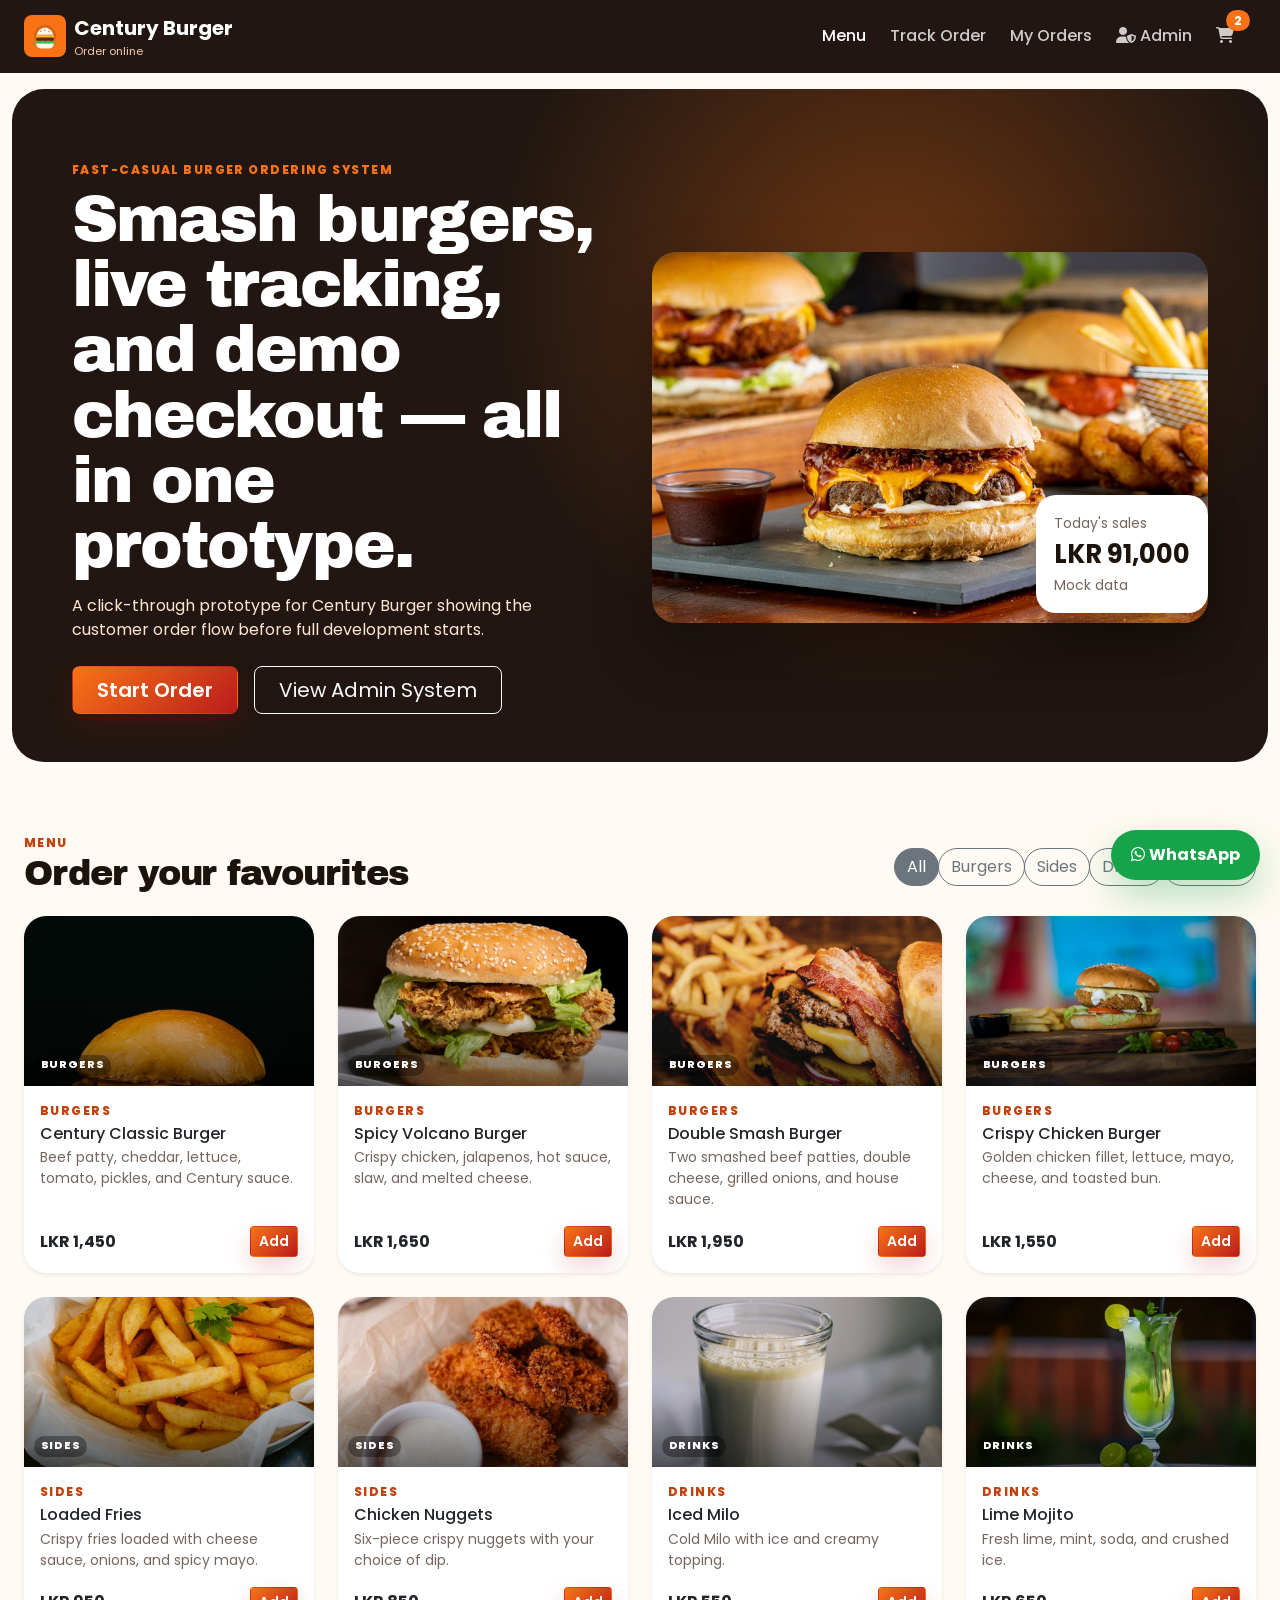
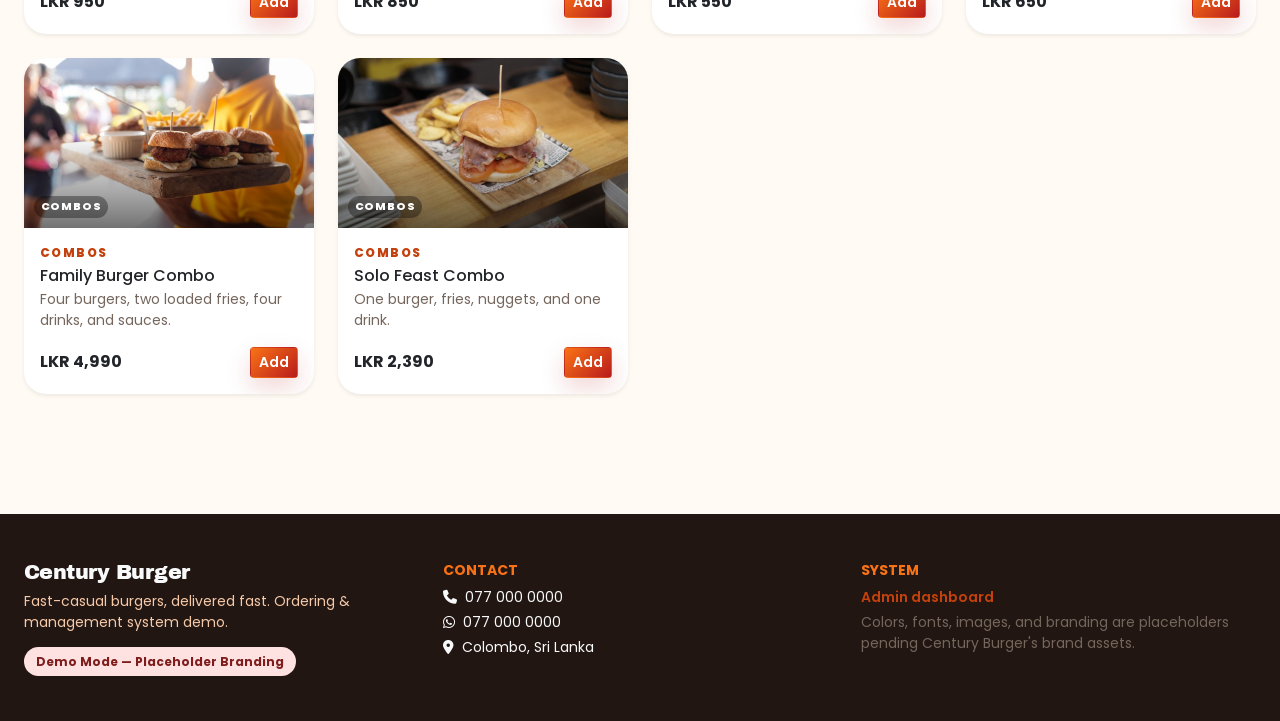
<file: index.html>
<!DOCTYPE html>
<html lang="en">
<head>
  <meta charset="UTF-8">
  <meta name="viewport" content="width=device-width, initial-scale=1.0">
  <title>Century Burger | Order Online</title>
  <link rel="icon" type="image/svg+xml" href="assets/img/favicon.svg">
  <link rel="preconnect" href="https://fonts.googleapis.com">
  <link rel="preconnect" href="https://fonts.gstatic.com" crossorigin>
  <link href="https://fonts.googleapis.com/css2?family=Archivo+Black&family=Poppins:wght@400;500;600;700;800&display=swap" rel="stylesheet">
  <link rel="stylesheet" href="https://cdn.jsdelivr.net/npm/bootstrap@5.3.3/dist/css/bootstrap.min.css">
  <link rel="stylesheet" href="https://cdnjs.cloudflare.com/ajax/libs/font-awesome/6.5.2/css/all.min.css">
  <link rel="stylesheet" href="assets/css/style.css?v=20260713-3">
</head>
<body>

  <!-- Top navigation -->
  <nav class="navbar navbar-expand-md navbar-dark cb-navbar sticky-top">
    <div class="container-fluid px-3 px-lg-4">
      <a class="navbar-brand d-flex align-items-center gap-2" href="#home" data-route="home">
        <span class="d-inline-flex align-items-center justify-content-center rounded-3" style="width:42px;height:42px;background:var(--cb-orange)">
          <img src="assets/img/century-burger-logo.svg" alt="Century Burger demo logo" width="30" height="30">
        </span>
        <span>
          <strong class="d-block">Century Burger</strong>
          <small>Order online</small>
        </span>
      </a>
      <button class="navbar-toggler" type="button" data-bs-toggle="collapse" data-bs-target="#navMain">
        <span class="navbar-toggler-icon"></span>
      </button>
      <div class="collapse navbar-collapse" id="navMain">
        <ul class="navbar-nav ms-auto align-items-lg-center gap-lg-2">
          <li class="nav-item"><a class="nav-link active" href="#home" data-route="home">Menu</a></li>
          <li class="nav-item"><a class="nav-link" href="#tracking" data-route="tracking">Track Order</a></li>
          <li class="nav-item"><a class="nav-link" href="#history" data-route="history">My Orders</a></li>
          <li class="nav-item"><a class="nav-link" href="admin/index.html"><i class="fa-solid fa-user-shield me-1"></i>Admin</a></li>
          <li class="nav-item">
            <a class="nav-link cart-fab" href="#checkout" data-route="checkout">
              <i class="fa-solid fa-cart-shopping me-1"></i><span class="d-lg-none">Cart</span>
              <span class="badge rounded-pill bg-primary" id="cartCount">0</span>
            </a>
          </li>
        </ul>
      </div>
    </div>
  </nav>

  <main class="container-fluid px-3 px-lg-4" style="max-width:1280px;">

    <!-- Home / Menu -->
    <section id="home" class="screen active py-4">
      <div class="hero-panel row align-items-center g-4 mb-5">
        <div class="col-lg-6">
          <p class="hero-eyebrow mb-2">Fast-casual burger ordering system</p>
          <h1 class="display-font mb-3">Smash burgers, live tracking, and demo checkout — all in one prototype.</h1>
          <p class="mb-4" style="color:#ffe7d2;max-width:520px;">A click-through prototype for Century Burger showing the customer order flow before full development starts.</p>
          <div class="d-flex flex-wrap gap-3">
            <a href="#checkout" data-route="checkout" class="btn btn-primary btn-lg px-4">Start Order</a>
            <a href="admin/index.html" class="btn btn-outline-light btn-lg px-4">View Admin System</a>
          </div>
        </div>
        <div class="col-lg-6">
          <div class="hero-visual">
            <img src="assets/img/hero-burger.jpg" alt="Century Burger signature burgers" class="hero-photo">
            <div class="hero-sales-card">
              <span class="text-muted-cb small">Today's sales</span>
              <strong>LKR 91,000</strong>
              <span class="text-muted-cb small">Mock data</span>
            </div>
          </div>
        </div>
      </div>

      <div class="d-flex flex-wrap justify-content-between align-items-center mb-3 gap-3">
        <div>
          <p class="hero-eyebrow mb-1" style="color:var(--cb-orange-dark)">Menu</p>
          <h2 class="display-font" style="font-size:2.2rem;">Order your favourites</h2>
        </div>
        <div class="btn-group flex-wrap" role="group" id="categoryTabs">
          <button class="btn btn-outline-secondary category-pill active" data-category="All">All</button>
          <button class="btn btn-outline-secondary category-pill" data-category="Burgers">Burgers</button>
          <button class="btn btn-outline-secondary category-pill" data-category="Sides">Sides</button>
          <button class="btn btn-outline-secondary category-pill" data-category="Drinks">Drinks</button>
          <button class="btn btn-outline-secondary category-pill" data-category="Combos">Combos</button>
        </div>
      </div>
      <div id="menuGrid" class="row row-cols-1 row-cols-sm-2 row-cols-lg-4 g-4 mb-5"></div>
    </section>

    <!-- Checkout -->
    <section id="checkout" class="screen py-4">
      <div class="mb-4">
        <p class="hero-eyebrow mb-1" style="color:var(--cb-orange-dark)">Cart + Mock Payment</p>
        <h2 class="display-font" style="font-size:2.2rem;">Checkout</h2>
      </div>
      <div class="row g-4">
        <div class="col-lg-7">
          <div class="card border-0 shadow-sm rounded-4 p-3 p-lg-4">
            <h5 class="mb-3">Your Cart</h5>
            <div id="cartItems" class="list-group list-group-flush"></div>
          </div>
        </div>
        <div class="col-lg-5">
          <div class="card border-0 shadow-sm rounded-4 p-3 p-lg-4 summary-panel">
            <h5 class="mb-3">Order Details</h5>
            <div class="btn-group w-100 mb-3" role="group">
              <input type="radio" class="btn-check" name="fulfillment" id="fulfillDelivery" value="Delivery" checked>
              <label class="btn btn-outline-secondary" for="fulfillDelivery"><i class="fa-solid fa-motorcycle me-1"></i>Delivery</label>
              <input type="radio" class="btn-check" name="fulfillment" id="fulfillPickup" value="Pickup">
              <label class="btn btn-outline-secondary" for="fulfillPickup"><i class="fa-solid fa-store me-1"></i>Pickup</label>
            </div>
            <label class="form-label fw-semibold small">Delivery Address</label>
            <input class="form-control mb-3" value="No. 24, Main Street, Colombo">
            <label class="form-label fw-semibold small">Payment Method</label>
            <select id="paymentMethod" class="form-select mb-3">
              <option>Demo card payment</option>
              <option>Cash on delivery</option>
            </select>

            <div class="payment-box p-3 mb-3" id="cardBox">
              <p class="small mb-2"><strong>Demo card.</strong> Use this to show the client the payment flow — no real payment happens.</p>
              <div class="row g-2">
                <div class="col-7"><label class="small fw-semibold">Card number</label><input id="cardNumber" class="form-control form-control-sm" value="4242 4242 4242 4242"></div>
                <div class="col-5"><label class="small fw-semibold">Name</label><input id="cardName" class="form-control form-control-sm" value="Century Demo"></div>
                <div class="col-6"><label class="small fw-semibold">Expiry</label><input id="cardExpiry" class="form-control form-control-sm" value="12/30"></div>
                <div class="col-6"><label class="small fw-semibold">CVC</label><input id="cardCvc" class="form-control form-control-sm" value="123"></div>
              </div>
              <div class="d-flex flex-wrap gap-2 mt-3">
                <button type="button" class="btn btn-sm btn-outline-success" id="useDemoCard">Use Success Card</button>
                <button type="button" class="btn btn-sm btn-outline-danger" id="useFailCard">Use Failed Card</button>
              </div>
              <p id="paymentResult" class="payment-result rounded-3 p-2 mt-3 mb-0 bg-white">Ready to process demo payment.</p>
            </div>

            <div class="d-flex justify-content-between small py-2 border-bottom"><span>Subtotal</span><b id="subtotal">LKR 0</b></div>
            <div class="d-flex justify-content-between small py-2 border-bottom"><span>Delivery</span><b id="deliveryFee">LKR 0</b></div>
            <div class="d-flex justify-content-between fs-4 fw-bold py-3"><span>Total</span><b id="grandTotal">LKR 0</b></div>
            <button id="placeOrder" class="btn btn-primary btn-lg w-100">Pay Demo Card &amp; Place Order</button>
          </div>
        </div>
      </div>
    </section>

    <!-- Order confirmation / tracking -->
    <section id="tracking" class="screen py-4">
      <div class="card border-0 shadow-sm rounded-4 p-4 p-lg-5 mx-auto" style="max-width:760px;">
        <p class="hero-eyebrow mb-1" style="color:var(--cb-orange-dark)">Order Confirmation + Live Tracking</p>
        <h2 class="display-font mb-2" style="font-size:2rem;">Order CB-1050 Confirmed</h2>
        <p class="text-muted-cb">Your demo payment is marked as approved and the order is being prepared. This is a mock timeline using sample status data.</p>
        <div class="row g-2 bg-cream rounded-4 p-3 my-3 text-center">
          <div class="col-6 col-md-3"><span class="small text-muted-cb d-block">Payment Status</span><strong>Paid by Demo Card</strong></div>
          <div class="col-6 col-md-3"><span class="small text-muted-cb d-block">Total</span><strong>LKR 2,750</strong></div>
          <div class="col-6 col-md-3"><span class="small text-muted-cb d-block">Order Type</span><strong>Delivery</strong></div>
          <div class="col-6 col-md-3"><span class="small text-muted-cb d-block">Order No.</span><strong>CB-1050</strong></div>
        </div>
        <div class="stepper my-4">
          <div class="step done"><i class="fa-solid fa-check-circle d-block mb-1"></i>Received</div>
          <div class="step done"><i class="fa-solid fa-check-circle d-block mb-1"></i>Preparing</div>
          <div class="step active-step"><i class="fa-solid fa-motorcycle d-block mb-1"></i>Out for Delivery</div>
          <div class="step"><i class="fa-regular fa-circle d-block mb-1"></i>Delivered</div>
        </div>
        <div class="d-flex align-items-center gap-3 bg-white border rounded-4 p-3">
          <div class="avatar-circle">KR</div>
          <div class="flex-grow-1">
            <strong class="d-block">Kasun Rodrigo</strong>
            <span class="small text-muted-cb">Rider assigned · 12 minutes away</span>
          </div>
          <button class="btn btn-outline-secondary btn-sm"><i class="fa-solid fa-phone me-1"></i>Call</button>
        </div>
      </div>
    </section>

    <!-- Order history -->
    <section id="history" class="screen py-4">
      <div class="mb-4">
        <p class="hero-eyebrow mb-1" style="color:var(--cb-orange-dark)">Customer Account Concept</p>
        <h2 class="display-font" style="font-size:2.2rem;">Order History</h2>
      </div>
      <div class="row row-cols-1 row-cols-md-3 g-4">
        <div class="col"><div class="card border-0 shadow-sm rounded-4 p-3 h-100 d-flex flex-column">
          <strong>CB-1039</strong><span class="text-muted-cb small mb-2">Double Smash Burger, Loaded Fries</span>
          <b class="fs-5 mb-3">LKR 2,900</b><button class="btn btn-outline-secondary btn-sm mt-auto">Order Again</button>
        </div></div>
        <div class="col"><div class="card border-0 shadow-sm rounded-4 p-3 h-100 d-flex flex-column">
          <strong>CB-1018</strong><span class="text-muted-cb small mb-2">Family Burger Combo</span>
          <b class="fs-5 mb-3">LKR 4,990</b><button class="btn btn-outline-secondary btn-sm mt-auto">Order Again</button>
        </div></div>
        <div class="col"><div class="card border-0 shadow-sm rounded-4 p-3 h-100 d-flex flex-column">
          <strong>CB-1002</strong><span class="text-muted-cb small mb-2">Spicy Volcano Burger, Lime Mojito</span>
          <b class="fs-5 mb-3">LKR 2,300</b><button class="btn btn-outline-secondary btn-sm mt-auto">Order Again</button>
        </div></div>
      </div>
    </section>

  </main>

  <footer class="bg-charcoal text-light mt-5 py-5">
    <div class="container-fluid px-3 px-lg-4" style="max-width:1280px;">
      <div class="row g-4">
        <div class="col-md-4">
          <h5 class="display-font mb-2" style="font-size:1.3rem;">Century Burger</h5>
          <p class="small" style="color:#f6c9a9;">Fast-casual burgers, delivered fast. Ordering &amp; management system demo.</p>
          <span class="demo-badge">Demo Mode — Placeholder Branding</span>
        </div>
        <div class="col-md-4">
          <h6 class="text-uppercase small fw-bold" style="color:var(--cb-orange);">Contact</h6>
          <p class="small mb-1"><i class="fa-solid fa-phone me-2"></i>077 000 0000</p>
          <p class="small mb-1"><i class="fa-brands fa-whatsapp me-2"></i>077 000 0000</p>
          <p class="small mb-1"><i class="fa-solid fa-location-dot me-2"></i>Colombo, Sri Lanka</p>
        </div>
        <div class="col-md-4">
          <h6 class="text-uppercase small fw-bold" style="color:var(--cb-orange);">System</h6>
          <p class="small mb-1"><a class="link-brand" href="admin/index.html">Admin dashboard</a></p>
          <p class="small mb-0 text-muted-cb">Colors, fonts, images, and branding are placeholders pending Century Burger's brand assets.</p>
        </div>
      </div>
    </div>
  </footer>

  <a class="whatsapp-float" href="https://wa.me/94770000000" target="_blank" rel="noreferrer"><i class="fa-brands fa-whatsapp me-1"></i>WhatsApp</a>

  <!-- Item detail modal -->
  <div class="modal fade" id="itemModal" tabindex="-1">
    <div class="modal-dialog modal-lg modal-dialog-centered">
      <div class="modal-content rounded-4 border-0">
        <div class="modal-header border-0 pb-0">
          <p class="hero-eyebrow mb-0" style="color:var(--cb-orange-dark)">Item Detail + Customization</p>
          <button type="button" class="btn-close" data-bs-dismiss="modal"></button>
        </div>
        <div class="modal-body">
          <div class="row g-4">
            <div class="col-md-5">
              <div id="itemArt" class="item-modal-art"><span>Preview</span></div>
            </div>
            <div class="col-md-7">
              <h3 id="itemTitle">Century Classic Burger</h3>
              <p id="itemDesc" class="text-muted-cb">Burger description</p>
              <h4 id="itemPrice" class="text-primary mb-3">LKR 0</h4>
              <label class="fw-semibold small d-block mb-2">Size</label>
              <div class="btn-group mb-3">
                <input type="radio" class="btn-check" name="size" id="sizeRegular" checked>
                <label class="btn btn-outline-secondary btn-sm" for="sizeRegular">Regular</label>
                <input type="radio" class="btn-check" name="size" id="sizeLarge">
                <label class="btn btn-outline-secondary btn-sm" for="sizeLarge">Large + LKR 350</label>
              </div>
              <label class="fw-semibold small d-block mb-2">Add-ons</label>
              <div class="d-flex flex-wrap gap-2 mb-3">
                <input type="checkbox" class="btn-check" id="addonCheese">
                <label class="btn btn-outline-secondary btn-sm" for="addonCheese">Extra Cheese</label>
                <input type="checkbox" class="btn-check" id="addonBacon">
                <label class="btn btn-outline-secondary btn-sm" for="addonBacon">Bacon</label>
                <input type="checkbox" class="btn-check" id="addonSauce">
                <label class="btn btn-outline-secondary btn-sm" for="addonSauce">Spicy Sauce</label>
              </div>
              <label class="fw-semibold small d-block mb-2">Quantity</label>
              <div class="d-flex align-items-center gap-2 mb-4">
                <button class="btn btn-dark btn-sm rounded-circle" style="width:34px;height:34px;">-</button>
                <b>1</b>
                <button class="btn btn-dark btn-sm rounded-circle" style="width:34px;height:34px;">+</button>
              </div>
              <button id="itemAddBtn" class="btn btn-primary w-100">Add to Cart</button>
            </div>
          </div>
        </div>
      </div>
    </div>
  </div>

  <script src="https://cdn.jsdelivr.net/npm/bootstrap@5.3.3/dist/js/bootstrap.bundle.min.js"></script>
  <script src="assets/js/data.js?v=20260713-3"></script>
  <script src="assets/js/main.js?v=20260713-3"></script>
</body>
</html>
</file>
<file: assets/css/style.css>
/* ==========================================================================
   Century Burger — demo theme layer (loaded after Bootstrap 5 + Font Awesome)
   Colors/fonts are placeholders pending Century Burger brand approval.
   ========================================================================== */

:root {
  --cb-ink: #1c130d;
  --cb-charcoal: #211611;
  --cb-charcoal-soft: #2b1d16;
  --cb-cream: #fff7ed;
  --cb-paper: #fffaf3;
  --cb-orange: #f97316;
  --cb-orange-dark: #c2410c;
  --cb-red: #b91c1c;
  --cb-line: #f1d9c5;
  --cb-green: #16a34a;
  --cb-blue: #2563eb;
  --cb-muted: #75665d;
  --cb-sidebar-w: 264px;
}

body {
  font-family: 'Poppins', system-ui, sans-serif;
  color: var(--cb-ink);
  background: var(--cb-paper);
}

.display-font {
  font-family: 'Archivo Black', Impact, sans-serif;
  letter-spacing: -0.03em;
  line-height: 1.02;
}

.text-muted-cb { color: var(--cb-muted) !important; }
.bg-cream { background: var(--cb-cream) !important; }
.bg-charcoal { background: var(--cb-charcoal) !important; }

/* ---- Bootstrap color re-theme (brand accent = burger orange) ---- */
.btn-primary {
  background: linear-gradient(135deg, var(--cb-orange), var(--cb-red));
  border-color: transparent;
  font-weight: 600;
  box-shadow: 0 10px 24px rgba(185, 28, 28, .18);
}
.btn-primary:hover, .btn-primary:focus, .btn-primary:active {
  background: linear-gradient(135deg, var(--cb-orange-dark), var(--cb-red));
  border-color: transparent;
}
.btn-outline-primary {
  color: var(--cb-orange-dark);
  border-color: var(--cb-orange);
}
.btn-outline-primary:hover {
  background: var(--cb-orange);
  border-color: var(--cb-orange);
}
.btn-dark { background: var(--cb-ink); border-color: var(--cb-ink); }
.text-primary { color: var(--cb-orange-dark) !important; }
.bg-primary { background: var(--cb-orange) !important; }
.border-primary { border-color: var(--cb-orange) !important; }
.badge.bg-primary { background: var(--cb-orange) !important; }
.nav-pills .nav-link.active, .nav-pills .show > .nav-link {
  background: var(--cb-ink);
}
.form-check-input:checked {
  background-color: var(--cb-orange);
  border-color: var(--cb-orange);
}
.form-control:focus, .form-select:focus {
  border-color: var(--cb-orange);
  box-shadow: 0 0 0 .2rem rgba(249, 115, 22, .18);
}
.btn-check:checked + .btn-outline-secondary,
.btn-check:checked + .btn-outline-primary {
  background: var(--cb-ink);
  border-color: var(--cb-ink);
  color: #fff;
}
.list-group-item.active {
  background: var(--cb-ink);
  border-color: var(--cb-ink);
}
.progress-bar { background-color: var(--cb-orange); }
.link-brand { color: var(--cb-orange-dark); text-decoration: none; font-weight: 600; }
.link-brand:hover { color: var(--cb-red); }

/* ---- Shared shell bits ---- */
.demo-badge {
  background: #fee2e2;
  color: #7f1d1d;
  font-weight: 700;
  font-size: .75rem;
  border-radius: 999px;
  padding: .35rem .75rem;
  white-space: nowrap;
}

.whatsapp-float {
  position: fixed;
  right: 20px;
  bottom: 20px;
  z-index: 1030;
  background: #16a34a;
  color: #fff;
  border-radius: 999px;
  padding: 13px 20px;
  font-weight: 700;
  text-decoration: none;
  box-shadow: 0 16px 36px rgba(22, 163, 74, .3);
}
.whatsapp-float:hover { color: #fff; background: #15803d; }

/* ==========================================================================
   Customer storefront
   ========================================================================== */

.screen { display: none; }
.screen.active { display: block; }
#home.py-4 {
  padding-top: 2.5rem !important;
  padding-bottom: 1.5rem !important;
}

.cb-navbar {
  background: var(--cb-charcoal) !important;
}
.cb-navbar .navbar-brand small {
  display: block;
  color: #f6c9a9;
  font-size: .7rem;
  font-weight: 400;
}
.cb-navbar .nav-link {
  color: rgba(255, 255, 255, .78) !important;
  font-weight: 500;
}
.cb-navbar .nav-link.active, .cb-navbar .nav-link:hover {
  color: #fff !important;
}
.cart-fab {
  position: relative;
  margin-right: 10px;
}
.cart-fab .badge {
  position: absolute;
  top: -6px;
  right: -4px;
}

.hero-panel {
  background: radial-gradient(circle at 70% 30%, rgba(249, 115, 22, .35), transparent 40%), var(--cb-charcoal);
  border-radius: 32px;
  color: #fff;
  padding: 3rem;
  margin-bottom: 4.5rem !important;
}
.hero-eyebrow {
  text-transform: uppercase;
  letter-spacing: .12em;
  font-size: .75rem;
  font-weight: 800;
  color: var(--cb-orange);
}
.hero-panel h1 { font-size: clamp(2.2rem, 5vw, 4rem); }
.hero-visual {
  position: relative;
  min-height: 320px;
  display: grid;
  place-items: center;
}
.hero-photo {
  width: 100%;
  height: 100%;
  min-height: 320px;
  max-height: 420px;
  object-fit: cover;
  border-radius: 24px;
  box-shadow: 0 30px 60px rgba(0, 0, 0, .35);
}
.hero-sales-card {
  position: absolute;
  right: 0;
  bottom: 10px;
  background: #fff;
  color: var(--cb-ink);
  border-radius: 20px;
  padding: 16px 18px;
  box-shadow: 0 20px 45px rgba(0, 0, 0, .18);
}
.hero-sales-card strong { display: block; font-size: 1.6rem; }

.category-pill {
  border-radius: 999px !important;
}

.food-card {
  border: 1px solid var(--cb-line);
  border-radius: 22px;
  overflow: hidden;
  transition: transform .15s ease, box-shadow .15s ease;
}
.food-card:hover {
  transform: translateY(-4px);
  box-shadow: 0 20px 34px rgba(124, 45, 18, .12);
}
.food-art {
  position: relative;
  height: 170px;
  overflow: hidden;
  background: var(--card-color, #c2410c);
  border: 0;
  width: 100%;
  padding: 0;
  display: block;
}
.food-art img {
  width: 100%;
  height: 100%;
  object-fit: cover;
  display: block;
  transition: transform .25s ease;
}
.food-card:hover .food-art img { transform: scale(1.06); }
.food-art::after {
  content: '';
  position: absolute;
  inset: 0;
  background: linear-gradient(to top, rgba(0, 0, 0, .55), transparent 55%);
}
.food-art .art-tag {
  position: absolute;
  left: 10px;
  bottom: 10px;
  z-index: 1;
  color: #fff;
  font-weight: 800;
  text-transform: uppercase;
  font-size: .68rem;
  letter-spacing: .08em;
  background: rgba(0, 0, 0, .35);
  padding: .25em .6em;
  border-radius: 999px;
}
.item-modal-art {
  position: relative;
  height: 280px;
  border-radius: 18px;
  overflow: hidden;
  background: var(--card-color, #c2410c);
}
.item-modal-art img {
  width: 100%;
  height: 100%;
  object-fit: cover;
  display: block;
}
.item-modal-art::after {
  content: '';
  position: absolute;
  inset: 0;
  background: linear-gradient(to top, rgba(0, 0, 0, .5), transparent 50%);
}
.item-modal-art .art-tag {
  position: absolute;
  left: 14px;
  bottom: 14px;
  z-index: 1;
  color: #fff;
  font-weight: 800;
  text-transform: uppercase;
  font-size: .75rem;
  letter-spacing: .08em;
  background: rgba(0, 0, 0, .35);
  padding: .3em .7em;
  border-radius: 999px;
}

.summary-panel { position: sticky; top: 92px; }
.payment-box {
  border: 1px dashed var(--cb-orange);
  border-radius: 18px;
  background: var(--cb-cream);
}
.payment-result { font-weight: 600; font-size: .85rem; }
.payment-result.success { background: #dcfce7; color: #166534; }
.payment-result.fail { background: #fee2e2; color: #991b1b; }
.payment-result.processing { background: #dbeafe; color: #1d4ed8; }

.stepper { display: grid; grid-template-columns: repeat(4, 1fr); gap: 10px; }
.stepper .step {
  min-width: 0;
  padding: 16px 10px;
  border-radius: 14px;
  background: #f8e5d2;
  text-align: center;
  font-weight: 700;
  font-size: .85rem;
}
@media (max-width: 575.98px) {
  .stepper { grid-template-columns: repeat(2, 1fr); }
  .stepper .step { font-size: .78rem; padding: 14px 8px; }
}
.stepper .step.done { background: #dcfce7; color: #166534; }
.stepper .step.active-step { background: var(--cb-orange); color: #fff; }
.avatar-circle {
  width: 52px; height: 52px; border-radius: 50%;
  display: grid; place-items: center;
  background: var(--cb-ink); color: #fff; font-weight: 800;
}
.status-badge { font-weight: 700; font-size: .72rem; padding: .4em .7em; }

/* ==========================================================================
   Admin dashboard shell
   ========================================================================== */

.cb-app { display: flex; min-height: 100vh; }

.cb-sidebar {
  width: var(--cb-sidebar-w);
  background-color: var(--cb-charcoal) !important;
  color: rgba(255, 255, 255, .82);
  border-right: 0 !important;
}
.cb-sidebar .sidebar-brand {
  color: #fff;
  text-decoration: none;
}
.cb-sidebar .sidebar-brand small { color: #f6c9a9; }
.cb-sidebar .nav-link {
  color: rgba(255, 255, 255, .68);
  border-radius: 12px;
  padding: .6rem .9rem;
  font-weight: 500;
  font-size: .92rem;
}
.cb-sidebar .nav-link i { width: 20px; text-align: center; }
.cb-sidebar .nav-link:hover { color: #fff; background: rgba(255, 255, 255, .06); }
.cb-sidebar .nav-link.active {
  color: #fff;
  background: var(--cb-orange);
}
.cb-sidebar .nav-section-label {
  color: rgba(255, 255, 255, .38);
  font-size: .68rem;
  letter-spacing: .1em;
  text-transform: uppercase;
  font-weight: 700;
}

.cb-main { flex: 1; min-width: 0; }

.cb-topbar {
  background: #fff;
  border-bottom: 1px solid var(--cb-line);
  padding: .85rem 1.25rem;
}
.cb-topbar .page-title { font-weight: 700; margin: 0; }
.cb-search {
  max-width: 280px;
}
.icon-btn {
  width: 40px; height: 40px;
  display: grid; place-items: center;
  border-radius: 50%;
  border: 1px solid var(--cb-line);
  background: #fff;
  color: var(--cb-ink);
  position: relative;
}
.icon-btn .dot {
  position: absolute; top: 6px; right: 8px;
  width: 8px; height: 8px; border-radius: 50%;
  background: var(--cb-red);
}

.admin-view { display: none; }
.admin-view.active { display: block; }

.stat-card {
  border: 1px solid var(--cb-line);
  border-radius: 20px;
}
.stat-card .stat-icon {
  width: 46px; height: 46px;
  border-radius: 14px;
  display: grid; place-items: center;
  font-size: 1.1rem;
}
.stat-card .stat-value { font-size: 1.7rem; font-weight: 800; }

.low-row td { background: #fff1f2 !important; }

.stock-bar { height: 8px; border-radius: 999px; background: var(--cb-line); overflow: hidden; }
.stock-bar > span { display: block; height: 100%; background: var(--cb-orange); }
.stock-bar.low > span { background: var(--cb-red); }

.phone-frame {
  max-width: 380px;
  margin: 0 auto;
  background: var(--cb-charcoal);
  border-radius: 40px;
  padding: 26px;
  color: #fff;
  box-shadow: 0 22px 60px rgba(0, 0, 0, .25);
}
.phone-frame .card { background: var(--cb-paper); color: var(--cb-ink); }

.invoice-preview { max-width: 640px; margin: 0 auto; }
.invoice-preview table th { background: var(--cb-charcoal); color: #fff; }

@media (max-width: 991.98px) {
  .cb-sidebar { position: fixed; z-index: 1045; height: 100%; }
}

/* ==========================================================================
   Admin v2 — inventory-first, plain-language back office
   ========================================================================== */

.text-warning-cb { color: #b45309; }
.text-danger-cb { color: var(--cb-red); }

.nav-count {
  margin-left: auto;
  background: rgba(255, 255, 255, .14);
  border-radius: 999px;
  font-size: .7rem;
  font-weight: 700;
  min-width: 20px;
  text-align: center;
  padding: .1em .45em;
}
.nav-count:empty { display: none; }
.nav-count.warn { background: var(--cb-red); color: #fff; }
.cb-sidebar .nav-link { display: flex; align-items: center; }

.help-strip {
  display: flex;
  gap: 12px;
  align-items: flex-start;
  background: #fffbeb;
  border: 1px solid #fde68a;
  color: #78350f;
  border-radius: 16px;
  padding: 12px 16px;
  font-size: .88rem;
}
.help-strip i { margin-top: 3px; color: #d97706; }

/* Stock alert pills on the dashboard */
.stock-pill {
  display: inline-block;
  font-size: .75rem;
  font-weight: 600;
  border-radius: 999px;
  padding: .25em .7em;
  background: #fff;
}
.stock-pill.low { color: #92400e; border: 1px solid #fcd34d; }
.stock-pill.out { color: #991b1b; border: 1px solid #fca5a5; }

/* Inventory stat tones */
.inv-stat { border-left: 4px solid transparent; }
.inv-stat.good { border-left-color: var(--cb-green); }
.inv-stat.warn { border-left-color: #d97706; }
.inv-stat.bad { border-left-color: var(--cb-red); }

/* Stock level bars */
.stock-bar.out > span { background: var(--cb-red); }
.inv-table td { vertical-align: middle; }

/* ---- The "see how stock goes down" simulator ---- */
.sim-card {
  border: 1px solid var(--cb-line) !important;
  background:
    radial-gradient(circle at 100% 0%, rgba(249, 115, 22, .08), transparent 45%),
    #fff;
}
.sim-chip {
  background: var(--cb-orange);
  color: #fff;
  font-size: .68rem;
  font-weight: 800;
  text-transform: uppercase;
  letter-spacing: .08em;
  border-radius: 999px;
  padding: .3em .8em;
}
.sim-row {
  border: 1px solid var(--cb-line);
  border-radius: 14px;
  padding: 10px 14px;
  margin-bottom: 8px;
  background: var(--cb-paper);
}
.sim-row.short {
  border-color: #fca5a5;
  background: #fff1f2;
}
.sim-row-top {
  display: flex;
  justify-content: space-between;
  align-items: baseline;
  gap: 10px;
}
.sim-math {
  font-size: .85rem;
  color: var(--cb-muted);
  margin: 2px 0 8px;
}
.sim-math b { color: var(--cb-ink); }
.sim-math b.text-danger { color: var(--cb-red) !important; }
.sim-math b.text-success { color: #166534 !important; }
.sim-sep { margin: 0 6px; }
.sim-bar {
  display: flex;
  height: 10px;
  border-radius: 999px;
  overflow: hidden;
  background: var(--cb-line);
}
.sim-bar .left { background: var(--cb-green); transition: width .25s ease; }
.sim-bar .left.short { background: var(--cb-red); }
.sim-bar .used {
  background: repeating-linear-gradient(45deg, #fdba74, #fdba74 5px, #fb923c 5px, #fb923c 10px);
  transition: width .25s ease;
}

/* ---- Recipe list ---- */
.recipe-line {
  display: flex;
  align-items: center;
  gap: 10px;
  padding: 9px 4px;
  border-bottom: 1px dashed var(--cb-line);
  font-size: .9rem;
}
.recipe-line:last-child { border-bottom: 0; }
.recipe-dot {
  width: 10px; height: 10px;
  border-radius: 50%;
  flex-shrink: 0;
}
.recipe-dot.ok { background: var(--cb-green); }
.recipe-dot.low { background: #d97706; }
.recipe-dot.out { background: var(--cb-red); }

/* ---- Stock activity feed ---- */
.activity-feed { max-height: 340px; overflow-y: auto; }
.activity-line {
  display: flex;
  gap: 12px;
  padding: 8px 0;
  border-bottom: 1px dashed var(--cb-line);
}
.activity-line:last-child { border-bottom: 0; }
.activity-icon {
  width: 30px; height: 30px;
  border-radius: 50%;
  background: var(--cb-cream);
  display: grid;
  place-items: center;
  font-size: .75rem;
  flex-shrink: 0;
}
.activity-time { font-size: .7rem; color: var(--cb-muted); }

/* ---- Inventory tabs: What can we make? / Ingredients / Try a sale ---- */
.inv-tabs {
  display: flex;
  gap: 8px;
  flex-wrap: wrap;
}
.inv-tab {
  border: 1px solid var(--cb-line);
  background: #fff;
  border-radius: 999px;
  padding: 10px 20px;
  font-weight: 700;
  font-size: .92rem;
  min-height: 48px;
  color: var(--cb-ink);
  -webkit-tap-highlight-color: transparent;
}
.inv-tab.active {
  background: var(--cb-ink);
  border-color: var(--cb-ink);
  color: #fff;
}
.inv-pane { display: none; }
.inv-pane.active { display: block; }

/* "We can still make N" line on food tiles */
.make-line {
  display: flex;
  align-items: baseline;
  gap: 7px;
  margin-top: 4px;
}
.make-num {
  font-size: 1.7rem;
  font-weight: 800;
  line-height: 1;
}
.make-line.ok .make-num { color: #166534; }
.make-line.low .make-num { color: #b45309; }
.make-line.out .make-num { color: var(--cb-red); }
.make-cap {
  font-size: .72rem;
  font-weight: 600;
  color: var(--cb-muted);
  line-height: 1.15;
}
.make-tile.soldout { opacity: .8; filter: grayscale(.7); }

/* Rows in the "why" popup */
.make-modal-img {
  width: 58px; height: 58px;
  object-fit: cover;
  border-radius: 14px;
}
.make-row {
  display: flex;
  align-items: center;
  gap: 12px;
  padding: 12px 14px;
  border: 1px solid var(--cb-line);
  border-radius: 14px;
  margin-bottom: 8px;
  background: var(--cb-paper);
}
.make-row.limit {
  border-color: #fcd34d;
  background: #fffbeb;
}
.make-row .btn { min-height: 44px; }
.make-tag {
  font-size: .66rem;
  font-weight: 800;
  text-transform: uppercase;
  letter-spacing: .05em;
  border-radius: 999px;
  padding: .25em .7em;
  background: #fde68a;
  color: #78350f;
}
.make-tag.out { background: #fecaca; color: #991b1b; }

/* ---- Sell (POS): touch-first till ---- */
.pos-cats {
  display: flex;
  gap: 8px;
  flex-wrap: wrap;
}
.pos-cat {
  border: 1px solid var(--cb-line);
  background: #fff;
  border-radius: 999px;
  padding: 10px 22px;
  font-weight: 700;
  font-size: .95rem;
  min-height: 48px;
  color: var(--cb-ink);
}
.pos-cat.active {
  background: var(--cb-ink);
  border-color: var(--cb-ink);
  color: #fff;
}

.pos-grid {
  display: grid;
  grid-template-columns: repeat(auto-fill, minmax(150px, 1fr));
  gap: 12px;
}
.pos-tile {
  border: 1px solid var(--cb-line);
  background: #fff;
  border-radius: 18px;
  overflow: hidden;
  padding: 0;
  text-align: left;
  display: block;
  transition: transform .1s ease, box-shadow .1s ease;
  -webkit-tap-highlight-color: transparent;
}
.pos-tile:active { transform: scale(.97); }
.pos-tile.soldout { filter: grayscale(1); opacity: .55; }
.pos-tile-art {
  position: relative;
  display: block;
  height: 110px;
}
.pos-tile-art img {
  width: 100%;
  height: 100%;
  object-fit: cover;
  display: block;
}
.pos-flag {
  position: absolute;
  top: 8px;
  left: 8px;
  font-size: .68rem;
  font-weight: 800;
  border-radius: 999px;
  padding: .3em .7em;
  color: #fff;
}
.pos-flag.low { background: #b45309; }
.pos-flag.out { background: #57534e; }
.pos-tile-body {
  display: block;
  padding: 10px 12px 12px;
}
.pos-tile-name {
  display: block;
  font-weight: 600;
  font-size: .88rem;
  line-height: 1.25;
  min-height: 2.2em;
}
.pos-tile-price {
  display: block;
  font-weight: 800;
  color: var(--cb-orange-dark);
  margin-top: 2px;
}

.pos-ticket { position: sticky; top: 88px; }
.pos-line {
  display: flex;
  align-items: center;
  gap: 10px;
  padding: 10px 0;
  border-bottom: 1px dashed var(--cb-line);
}
.pos-line-info { flex: 1; min-width: 0; }
.pos-line-info strong { display: block; font-size: .9rem; }
.pos-line-qty {
  display: flex;
  align-items: center;
  gap: 8px;
}
.pos-line-qty button {
  width: 42px; height: 42px;
  border-radius: 50%;
  border: 1px solid var(--cb-line);
  background: var(--cb-cream);
  font-size: 1.15rem;
  font-weight: 800;
  color: var(--cb-ink);
}
.pos-line-qty b { min-width: 20px; text-align: center; }
.pos-line-total { min-width: 84px; text-align: right; font-size: .9rem; }
.pos-total {
  padding-top: 12px;
  font-size: 1.25rem;
}
.pos-pay { min-height: 56px; font-weight: 700; }
.btn-success { background: #15803d; border-color: #15803d; }
.btn-success:hover, .btn-success:active { background: #166534; border-color: #166534; }

.pos-bottom-bar {
  display: none;
  position: fixed;
  left: 0; right: 0; bottom: 0;
  z-index: 1040;
  background: var(--cb-charcoal);
  color: #fff;
  padding: 12px 18px;
  align-items: center;
  justify-content: space-between;
  gap: 12px;
  box-shadow: 0 -10px 30px rgba(0, 0, 0, .18);
}
.pos-bottom-bar .btn { min-height: 52px; min-width: 130px; font-weight: 700; }

.pos-qty-img {
  width: 130px; height: 130px;
  object-fit: cover;
  border-radius: 20px;
}
.pos-qty-row {
  display: flex;
  align-items: center;
  justify-content: center;
  gap: 18px;
}
.pos-qty-btn {
  width: 64px; height: 64px;
  border-radius: 50%;
  border: 2px solid var(--cb-line);
  background: var(--cb-cream);
  font-size: 1.7rem;
  font-weight: 800;
  color: var(--cb-ink);
}
.pos-qty-btn:disabled { opacity: .35; }
.pos-qty-num {
  font-size: 2.3rem;
  font-weight: 800;
  min-width: 64px;
}
.pos-quick {
  display: flex;
  justify-content: center;
  gap: 10px;
}
.pos-quick button {
  min-width: 58px;
  min-height: 44px;
  border-radius: 999px;
  border: 1px solid var(--cb-line);
  background: #fff;
  font-weight: 700;
}
#posQtyAdd, #receiptModal .btn { min-height: 54px; font-weight: 700; }

.receipt-check {
  width: 54px; height: 54px;
  border-radius: 50%;
  background: #dcfce7;
  color: #166534;
  display: inline-grid;
  place-items: center;
  font-size: 1.4rem;
}
.receipt-paper {
  background: var(--cb-paper);
  border: 1px dashed var(--cb-line);
  border-radius: 14px;
  padding: 14px;
  font-size: .88rem;
}
.receipt-line {
  display: flex;
  justify-content: space-between;
  gap: 10px;
  padding: 4px 0;
}
.receipt-line.total {
  border-top: 1px dashed var(--cb-line);
  margin-top: 6px;
  padding-top: 8px;
  font-weight: 800;
}

@media (max-width: 991.98px) {
  .pos-ticket { position: static; margin-bottom: 84px; }
}

/* ---- Toasts ---- */
.cb-toast { border-radius: 14px; color: #fff; font-weight: 500; }
.cb-toast .btn-close { filter: invert(1); }
.toast-success { background: #166534; }
.toast-warn { background: #b45309; }
.toast-danger { background: #991b1b; }
.toast-info { background: var(--cb-charcoal); }
</file>
